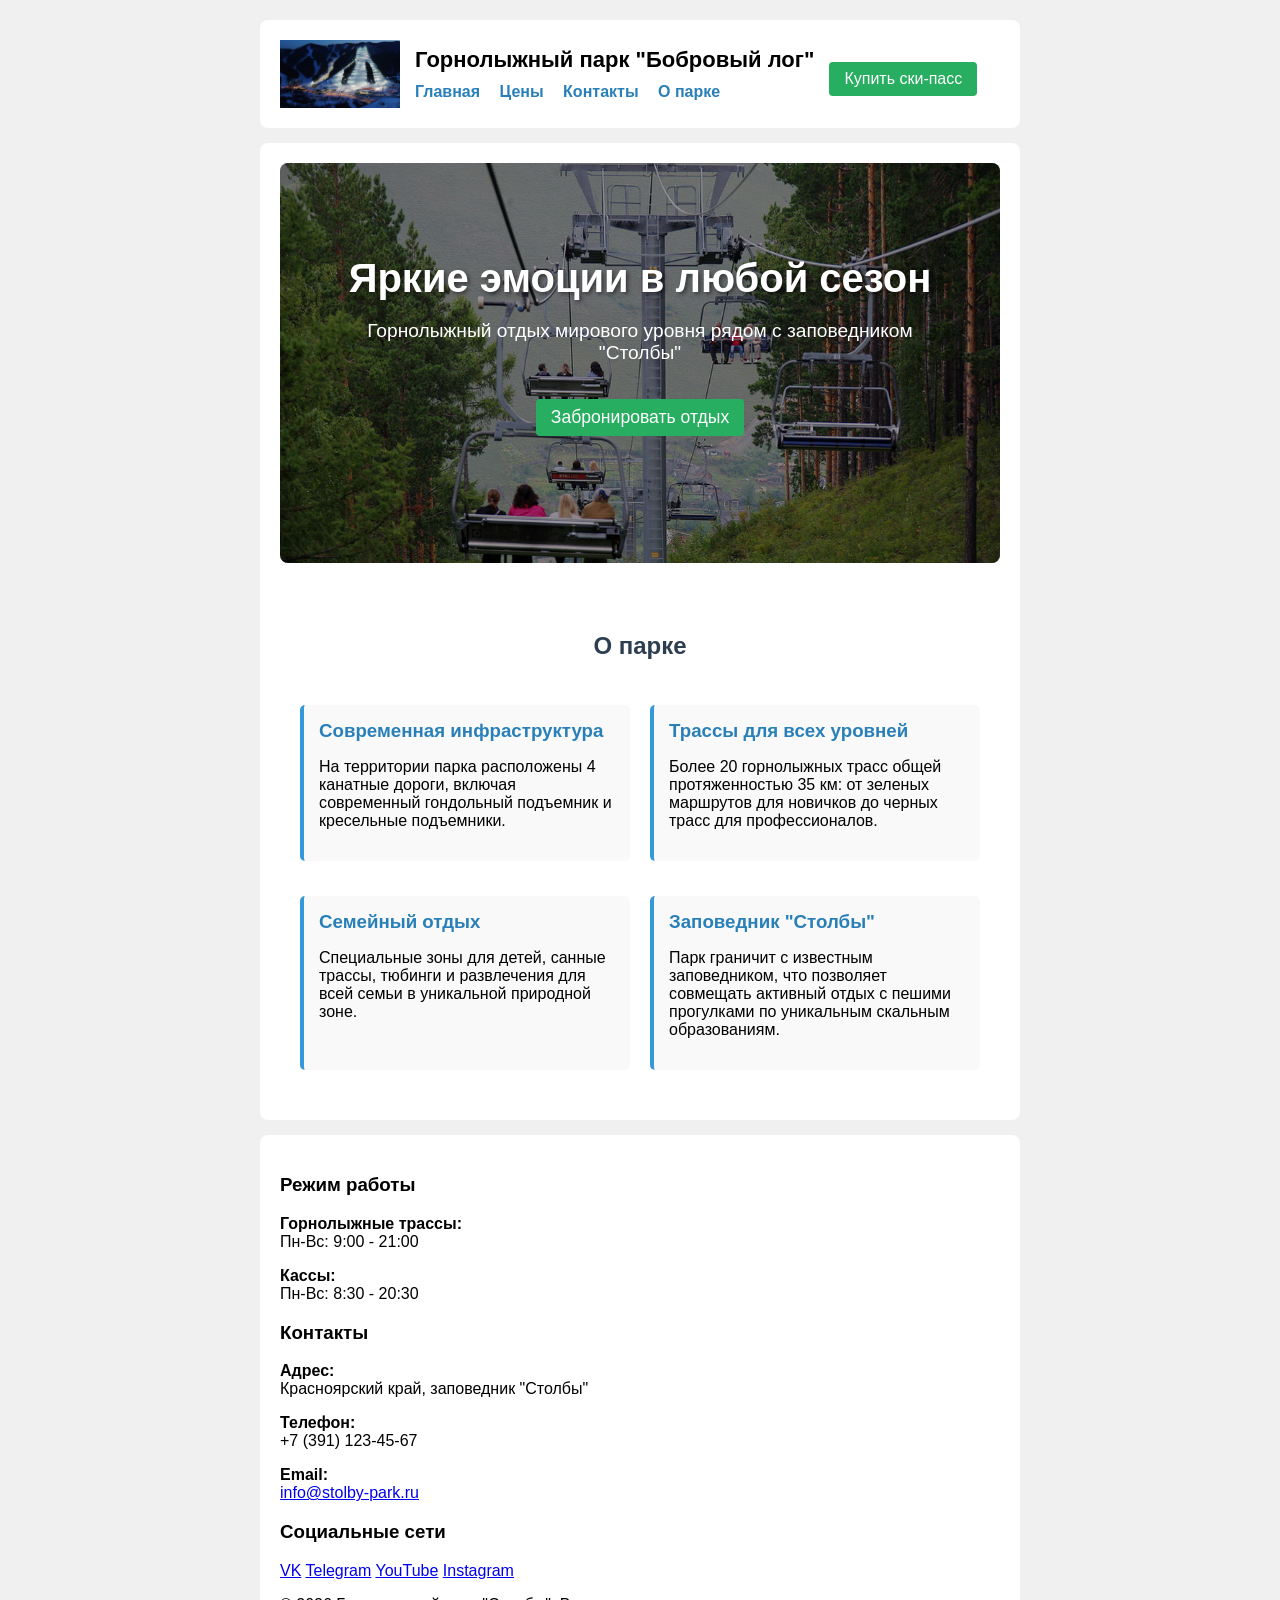
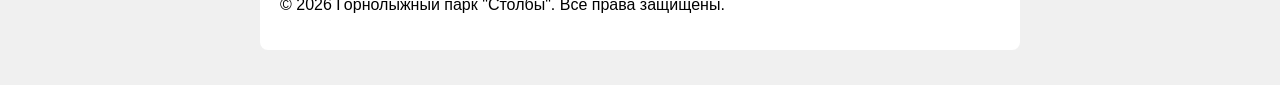
<file: index.html>
<!DOCTYPE html>
<html lang="ru">
<head>
    <meta charset="UTF-8">
    <meta name="viewport" content="width=device-width, initial-scale=1.0">
    <title>Структура HTML страницы</title>
    <link rel="stylesheet" href="style.css">
    <!-- Иконка сайта во вкладке браузера -->
    <link rel="icon" href="favicon.ico" type="image/x-icon">
</head>
<body>
    <!-- Шапка сайта -->
    <header>
        <!-- Ссылка -->
        <a href="index.html">
            <!-- Изображение -->
            <img src="img/1.png" alt="Логотип горнолыжного парка" width="150">
        </a>
        <div class="header-content">
            <h1>Горнолыжный парк "Бобровый лог"</h1>

            <!-- Навигационное меню -->
            <nav>
                <ul>
                    <li><a href="index.html">Главная</a></li>
                    <li><a href="services.html">Цены</a></li>
                    <li><a href="#contacts">Контакты</a></li>
                    <li><a href="#about">О парке</a></li>
                </ul>
            </nav>
        </div>
        <a href="#buy-pass" class="btn btn-primary">Купить ски-пасс</a>
    </header>

    <!-- Основной контент страницы -->
    <main>
        <!-- Hero-секция -->
        <section class="hero">
            <div class="hero-content">
                <h1>Яркие эмоции в любой сезон</h1>
                <p class="hero-slogan">Горнолыжный отдых мирового уровня рядом с заповедником "Столбы"</p>
                <a href="#buy-pass" class="btn btn-large">Забронировать отдых</a>
            </div>
        </section>

        <!-- Раздел "О парке" -->
        <section id="about" class="about-park">
            <h2>О парке</h2>
            <div class="about-grid">
                <article>
                    <h3>Современная инфраструктура</h3>
                    <p>На территории парка расположены 4 канатные дороги, включая современный гондольный подъемник и кресельные подъемники.</p>
                </article>
                <article>
                    <h3>Трассы для всех уровней</h3>
                    <p>Более 20 горнолыжных трасс общей протяженностью 35 км: от зеленых маршрутов для новичков до черных трасс для профессионалов.</p>
                </article>
                <article>
                    <h3>Семейный отдых</h3>
                    <p>Специальные зоны для детей, санные трассы, тюбинги и развлечения для всей семьи в уникальной природной зоне.</p>
                </article>
                <article>
                    <h3>Заповедник "Столбы"</h3>
                    <p>Парк граничит с известным заповедником, что позволяет совмещать активный отдых с пешими прогулками по уникальным скальным образованиям.</p>
                </article>
            </div>
        </section>
    </main>

    <!-- Подвал сайта -->
    <footer id="contacts">
        <div class="footer-content">
            <div class="footer-section">
                <h3>Режим работы</h3>
                <p><strong>Горнолыжные трассы:</strong><br>
                Пн-Вс: 9:00 - 21:00</p>
                <p><strong>Кассы:</strong><br>
                Пн-Вс: 8:30 - 20:30</p>
            </div>
            
            <div class="footer-section">
                <h3>Контакты</h3>
                <p><strong>Адрес:</strong><br>
                Красноярский край, заповедник "Столбы"</p>
                <p><strong>Телефон:</strong><br>
                +7 (391) 123-45-67</p>
                <p><strong>Email:</strong><br>
                <a href="mailto:info@stolby-park.ru">info@stolby-park.ru</a></p>
            </div>
            
            <div class="footer-section">
                <h3>Социальные сети</h3>
                <div class="social-links">
                    <a href="#" class="social-link">VK</a>
                    <a href="#" class="social-link">Telegram</a>
                    <a href="#" class="social-link">YouTube</a>
                    <a href="#" class="social-link">Instagram</a>
                </div>
            </div>
        </div>
        
        <div class="footer-bottom">
            <p>&copy; 2026 Горнолыжный парк "Столбы". Все права защищены.</p>
        </div>
    </footer>

</body>
</html>
</file>
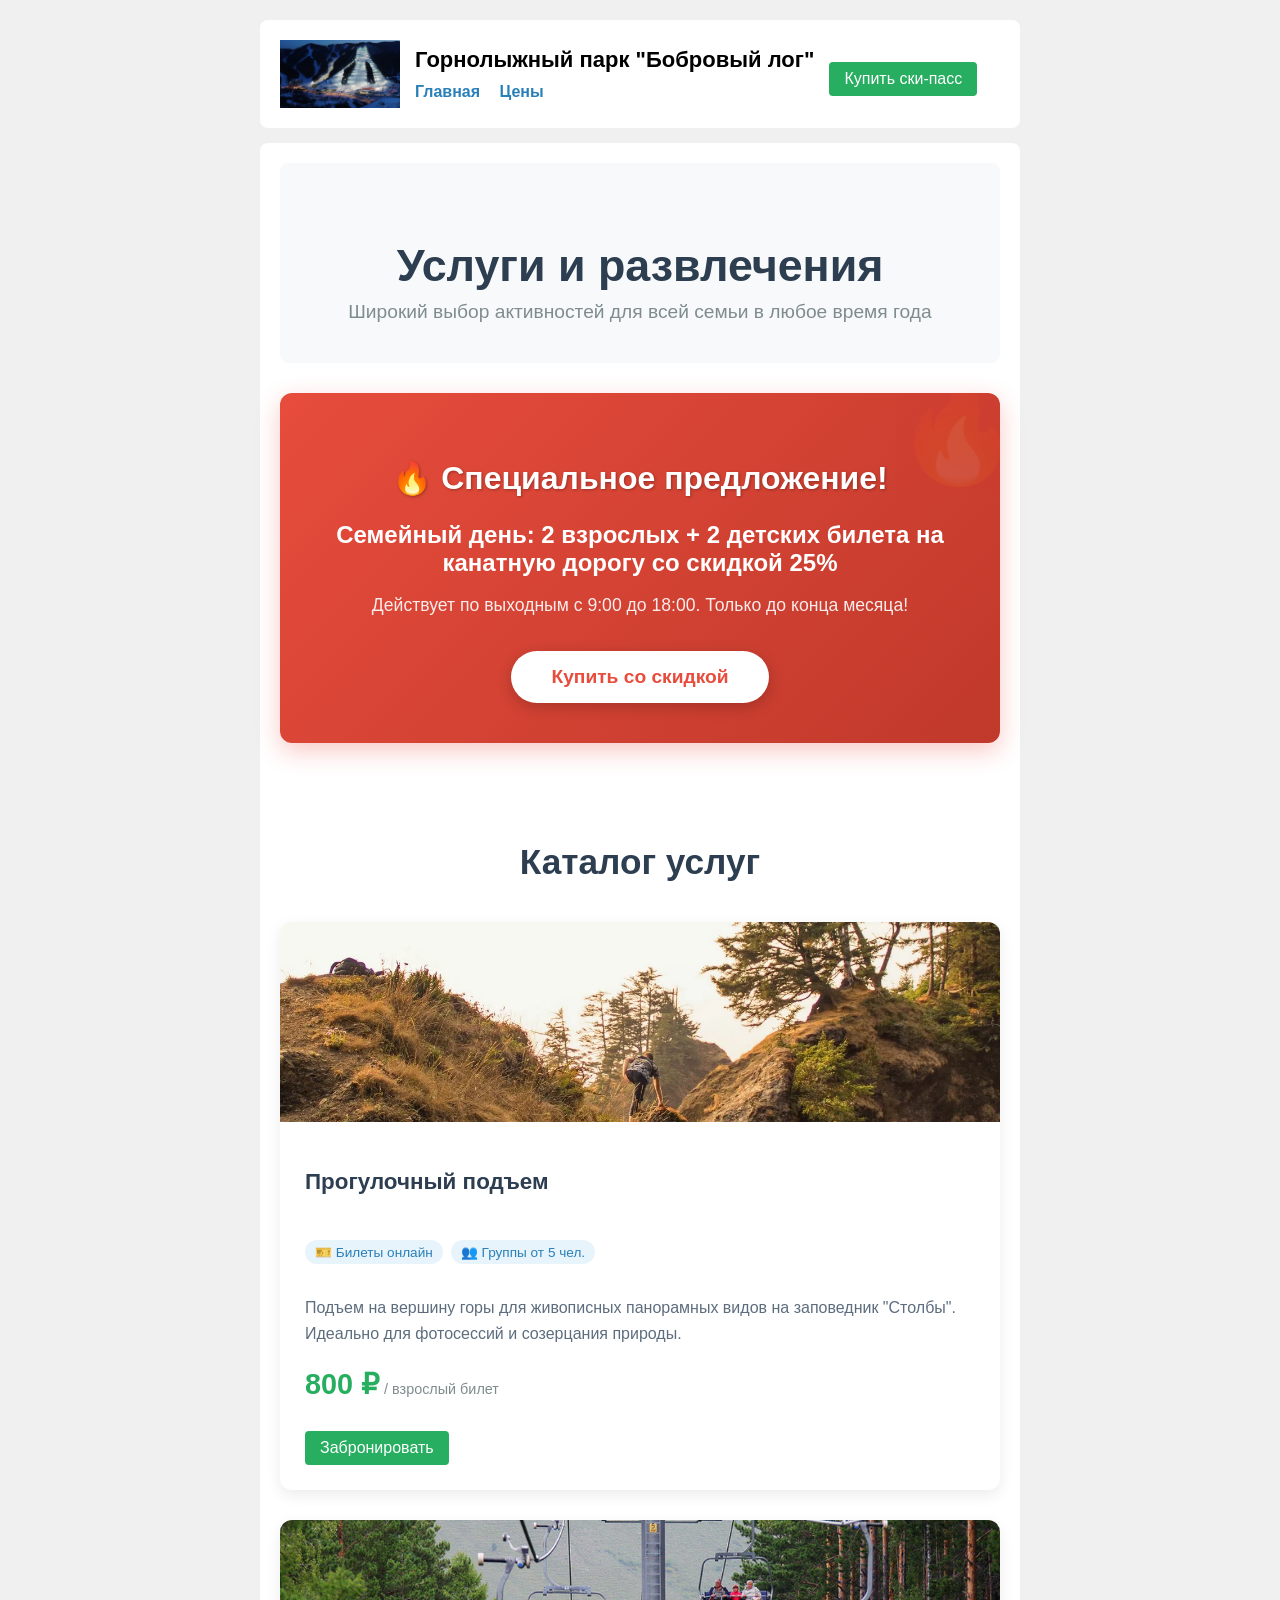
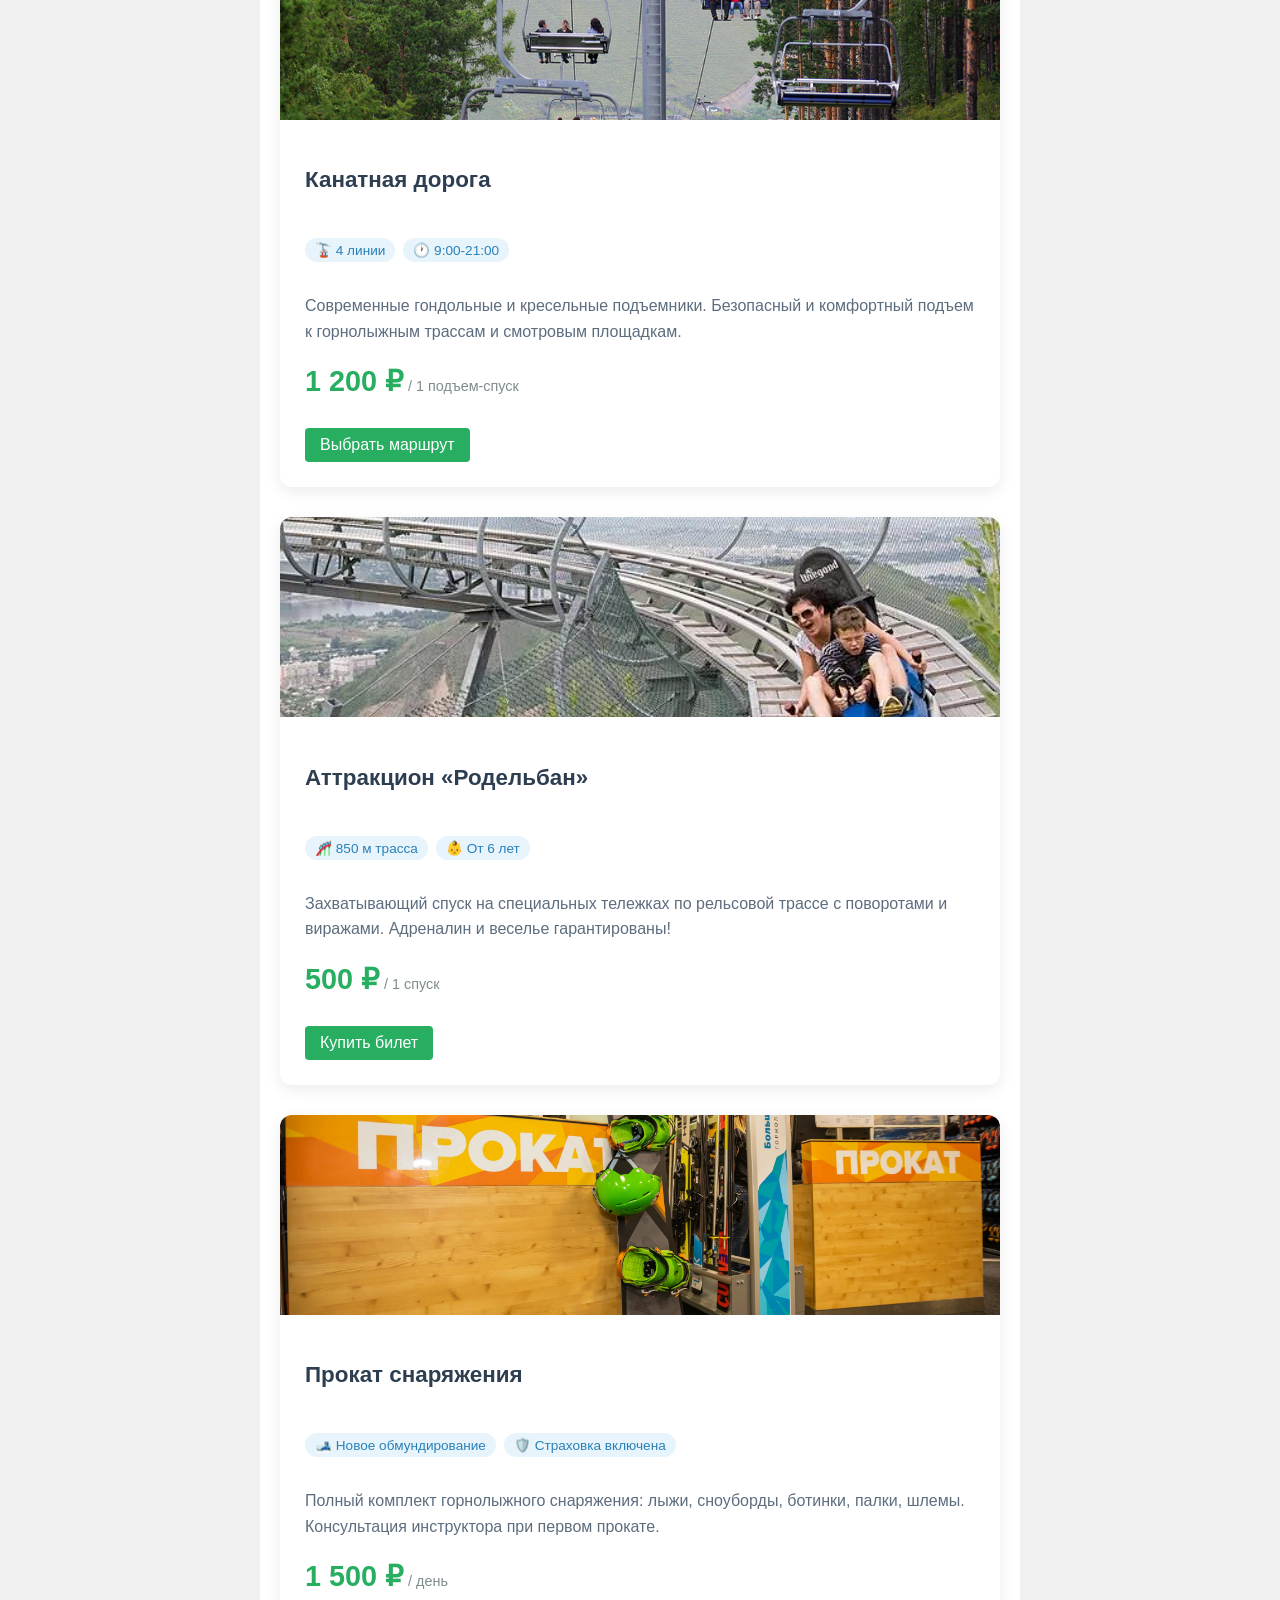
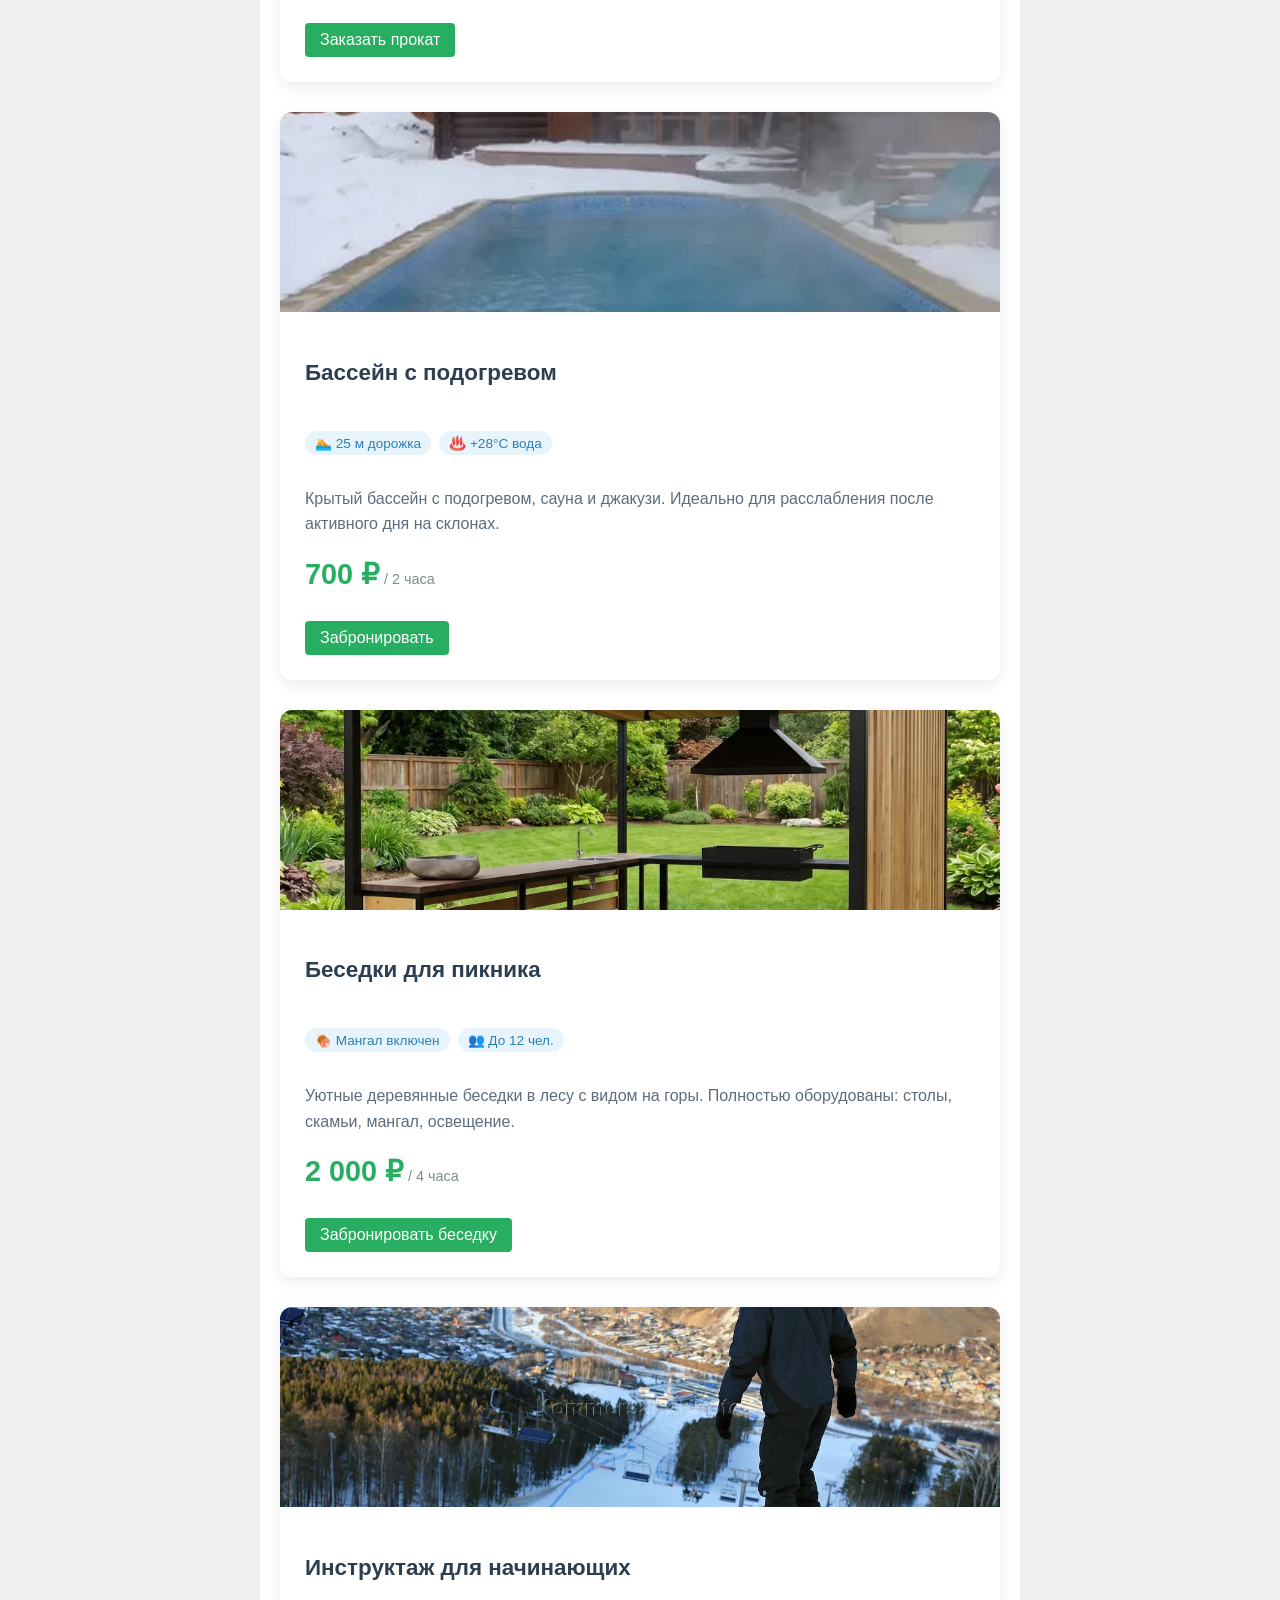
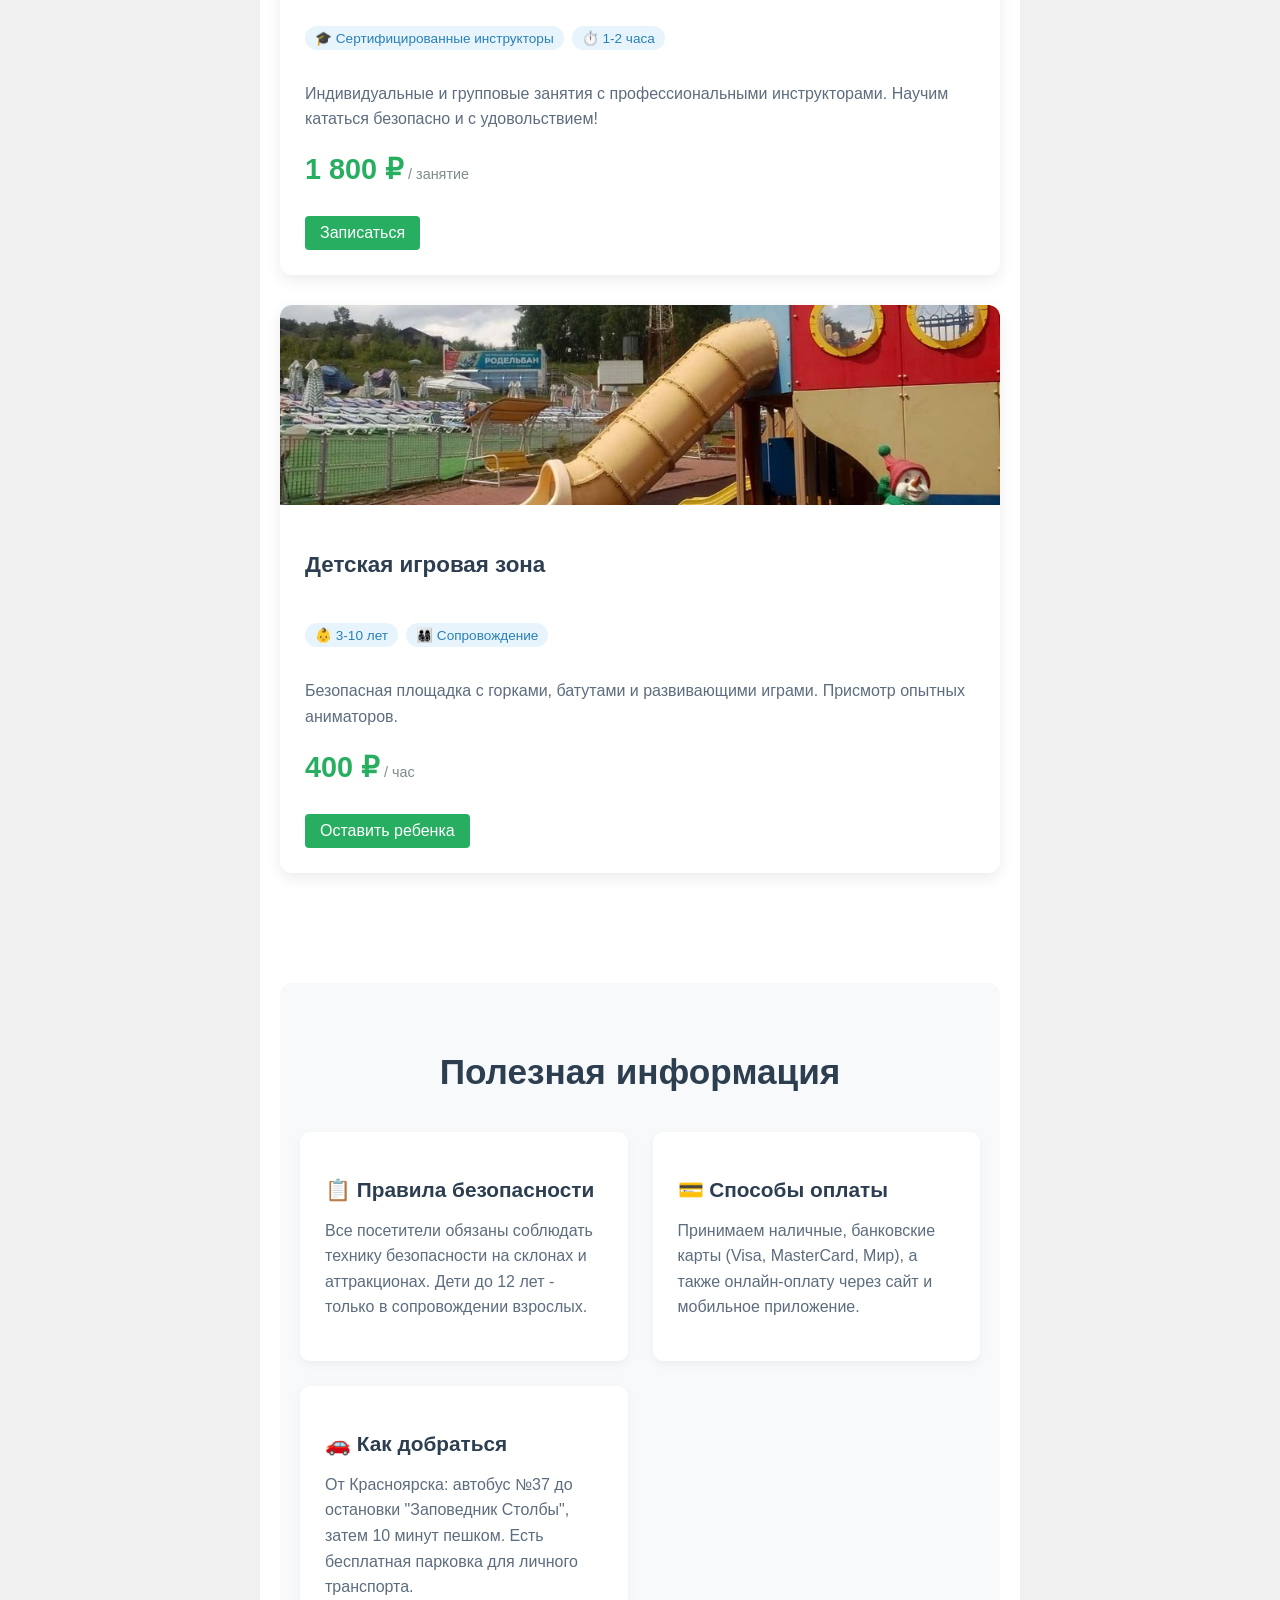
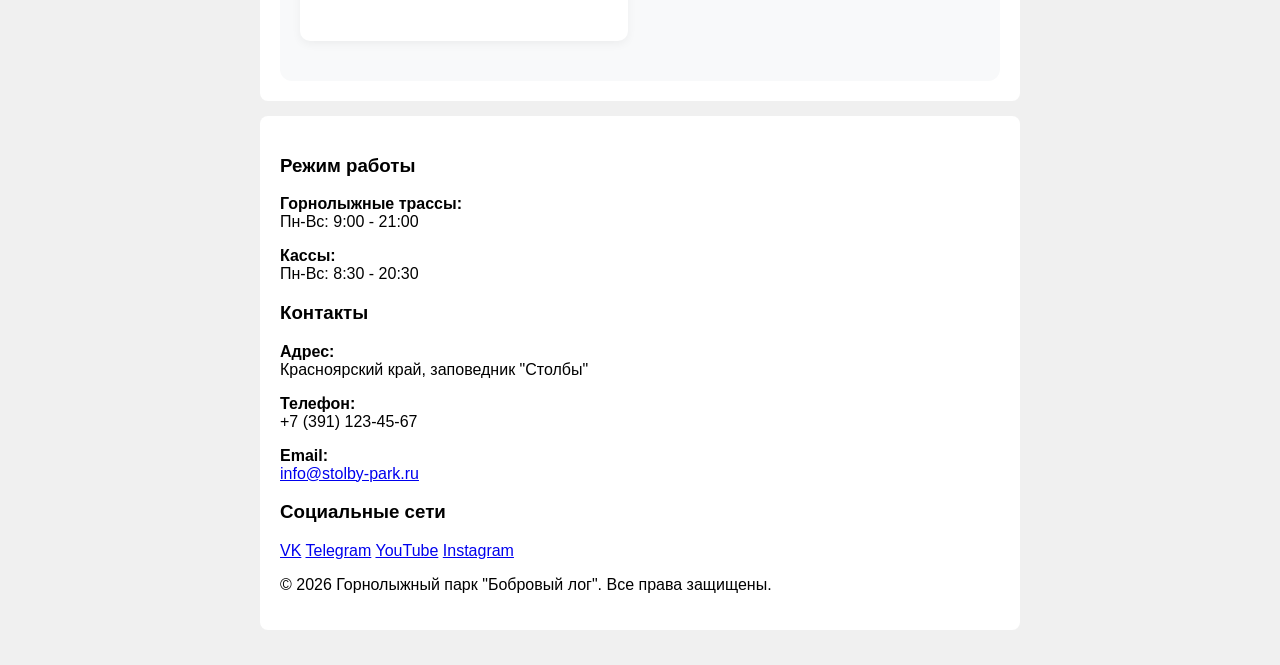
<file: services.html>
<!DOCTYPE html>
<html lang="ru">
<head>
    <meta charset="UTF-8">
    <meta name="viewport" content="width=device-width, initial-scale=1.0">
    <title>Услуги - Горнолыжный парк "Бобровый лог"</title>
    <link rel="stylesheet" href="style2.css">
    <!-- Иконка сайта во вкладке браузера -->
    <link rel="icon" href="favicon.ico" type="image/x-icon">
</head>
<body>
    <!-- Шапка сайта -->
    <header>
        <!-- Ссылка -->
        <a href="index.html">
            <!-- Изображение -->
            <img src="img/1.png" alt="Логотип горнолыжного парка" width="150">
        </a>
        <div class="header-content">
            <h1>Горнолыжный парк "Бобровый лог"</h1>

            <!-- Навигационное меню -->
            <nav>
                <ul>
                    <li><a href="index.html">Главная</a></li>
                    <li><a href="prices.html">Цены</a></li>
                </ul>
            </nav>
        </div>
        <a href="#buy-pass" class="btn btn-primary">Купить ски-пасс</a>
    </header>

    <!-- Основной контент страницы -->
    <main>
        <!-- Заголовок страницы -->
        <section class="page-header">
            <h1>Услуги и развлечения</h1>
            <p>Широкий выбор активностей для всей семьи в любое время года</p>
        </section>

        <!-- Спецпредложение баннер -->
        <section class="special-offer">
            <div class="offer-content">
                <h2>🔥 Специальное предложение!</h2>
                <h3>Семейный день: 2 взрослых + 2 детских билета на канатную дорогу со скидкой 25%</h3>
                <p>Действует по выходным с 9:00 до 18:00. Только до конца месяца!</p>
                <a href="#buy-tickets" class="btn btn-large">Купить со скидкой</a>
            </div>
        </section>

        <!-- Каталог услуг -->
        <section class="services-catalog">
            <h2>Каталог услуг</h2>
            <div class="services-grid">

                <!-- Карточка 1: Прогулочный подъем -->
                <div class="service-card">
                    <div class="service-image">
                        <img src="img/i.png" alt="Прогулочный подъем">
                    </div>
                    <div class="service-info">
                        <h3>Прогулочный подъем</h3>
                        <div class="service-conditions">
                            <span class="condition">🎫 Билеты онлайн</span>
                            <span class="condition">👥 Группы от 5 чел.</span>
                        </div>
                        <p class="service-description">Подъем на вершину горы для живописных панорамных видов на заповедник "Столбы". Идеально для фотосессий и созерцания природы.</p>
                        <div class="service-price">
                            <span class="price">800 ₽</span>
                            <span class="price-note">/ взрослый билет</span>
                        </div>
                        <a href="#" class="btn service-btn">Забронировать</a>
                    </div>
                </div>

                <!-- Карточка 2: Канатная дорога -->
                <div class="service-card">
                    <div class="service-image">
                        <img src="img/krasnoyarskstolby-TASS_1668659-pic4_zoom-1000x1000-66717.png" alt="Канатная дорога">
                    </div>
                    <div class="service-info">
                        <h3>Канатная дорога</h3>
                        <div class="service-conditions">
                            <span class="condition">🚡 4 линии</span>
                            <span class="condition">🕐 9:00-21:00</span>
                        </div>
                        <p class="service-description">Современные гондольные и кресельные подъемники. Безопасный и комфортный подъем к горнолыжным трассам и смотровым площадкам.</p>
                        <div class="service-price">
                            <span class="price">1 200 ₽</span>
                            <span class="price-note">/ 1 подъем-спуск</span>
                        </div>
                        <a href="#" class="btn service-btn">Выбрать маршрут</a>
                    </div>
                </div>

                <!-- Карточка 3: Родельбан -->
                <div class="service-card">
                    <div class="service-image">
                        <img src="img/i2.png" alt="Аттракцион Родельбан">
                    </div>
                    <div class="service-info">
                        <h3>Аттракцион «Родельбан»</h3>
                        <div class="service-conditions">
                            <span class="condition">🎢 850 м трасса</span>
                            <span class="condition">👶 От 6 лет</span>
                        </div>
                        <p class="service-description">Захватывающий спуск на специальных тележках по рельсовой трассе с поворотами и виражами. Адреналин и веселье гарантированы!</p>
                        <div class="service-price">
                            <span class="price">500 ₽</span>
                            <span class="price-note">/ 1 спуск</span>
                        </div>
                        <a href="#" class="btn service-btn">Купить билет</a>
                    </div>
                </div>

                <!-- Карточка 4: Прокат снаряжения -->
                <div class="service-card">
                    <div class="service-image">
                        <img src="img/i3.png" alt="Прокат снаряжения">
                    </div>
                    <div class="service-info">
                        <h3>Прокат снаряжения</h3>
                        <div class="service-conditions">
                            <span class="condition">🎿 Новое обмундирование</span>
                            <span class="condition">🛡️ Страховка включена</span>
                        </div>
                        <p class="service-description">Полный комплект горнолыжного снаряжения: лыжи, сноуборды, ботинки, палки, шлемы. Консультация инструктора при первом прокате.</p>
                        <div class="service-price">
                            <span class="price">1 500 ₽</span>
                            <span class="price-note">/ день</span>
                        </div>
                        <a href="#" class="btn service-btn">Заказать прокат</a>
                    </div>
                </div>

                <!-- Карточка 5: Бассейн -->
                <div class="service-card">
                    <div class="service-image">
                        <img src="img/i4.png" alt="Бассейн">
                    </div>
                    <div class="service-info">
                        <h3>Бассейн с подогревом</h3>
                        <div class="service-conditions">
                            <span class="condition">🏊 25 м дорожка</span>
                            <span class="condition">♨️ +28°C вода</span>
                        </div>
                        <p class="service-description">Крытый бассейн с подогревом, сауна и джакузи. Идеально для расслабления после активного дня на склонах.</p>
                        <div class="service-price">
                            <span class="price">700 ₽</span>
                            <span class="price-note">/ 2 часа</span>
                        </div>
                        <a href="#" class="btn service-btn">Забронировать</a>
                    </div>
                </div>

                <!-- Карточка 6: Беседки -->
                <div class="service-card">
                    <div class="service-image">
                        <img src="img/i5.png" alt="Беседки для отдыха">
                    </div>
                    <div class="service-info">
                        <h3>Беседки для пикника</h3>
                        <div class="service-conditions">
                            <span class="condition">🍖 Мангал включен</span>
                            <span class="condition">👥 До 12 чел.</span>
                        </div>
                        <p class="service-description">Уютные деревянные беседки в лесу с видом на горы. Полностью оборудованы: столы, скамьи, мангал, освещение.</p>
                        <div class="service-price">
                            <span class="price">2 000 ₽</span>
                            <span class="price-note">/ 4 часа</span>
                        </div>
                        <a href="#" class="btn service-btn">Забронировать беседку</a>
                    </div>
                </div>

                <!-- Карточка 7: Инструктаж -->
                <div class="service-card">
                    <div class="service-image">
                        <img src="img/i6.png" alt="Инструктаж для начинающих">
                    </div>
                    <div class="service-info">
                        <h3>Инструктаж для начинающих</h3>
                        <div class="service-conditions">
                            <span class="condition">🎓 Сертифицированные инструкторы</span>
                            <span class="condition">⏱️ 1-2 часа</span>
                        </div>
                        <p class="service-description">Индивидуальные и групповые занятия с профессиональными инструкторами. Научим кататься безопасно и с удовольствием!</p>
                        <div class="service-price">
                            <span class="price">1 800 ₽</span>
                            <span class="price-note">/ занятие</span>
                        </div>
                        <a href="#" class="btn service-btn">Записаться</a>
                    </div>
                </div>

                <!-- Карточка 8: Детская зона -->
                <div class="service-card">
                    <div class="service-image">
                        <img src="img/i7.png" alt="Детская игровая зона">
                    </div>
                    <div class="service-info">
                        <h3>Детская игровая зона</h3>
                        <div class="service-conditions">
                            <span class="condition">👶 3-10 лет</span>
                            <span class="condition">👨‍👩‍👧‍👦 Сопровождение</span>
                        </div>
                        <p class="service-description">Безопасная площадка с горками, батутами и развивающими играми. Присмотр опытных аниматоров.</p>
                        <div class="service-price">
                            <span class="price">400 ₽</span>
                            <span class="price-note">/ час</span>
                        </div>
                        <a href="#" class="btn service-btn">Оставить ребенка</a>
                    </div>
                </div>




            </div>
        </section>

        <!-- Информационный блок -->
        <section class="info-section">
            <h2>Полезная информация</h2>
            <div class="info-grid">
                <div class="info-card">
                    <h3>📋 Правила безопасности</h3>
                    <p>Все посетители обязаны соблюдать технику безопасности на склонах и аттракционах. Дети до 12 лет - только в сопровождении взрослых.</p>
                </div>
                <div class="info-card">
                    <h3>💳 Способы оплаты</h3>
                    <p>Принимаем наличные, банковские карты (Visa, MasterCard, Мир), а также онлайн-оплату через сайт и мобильное приложение.</p>
                </div>
                <div class="info-card">
                    <h3>🚗 Как добраться</h3>
                    <p>От Красноярска: автобус №37 до остановки "Заповедник Столбы", затем 10 минут пешком. Есть бесплатная парковка для личного транспорта.</p>
                </div>
            </div>
        </section>
    </main>

    <!-- Подвал сайта -->
    <footer id="contacts">
        <div class="footer-content">
            <div class="footer-section">
                <h3>Режим работы</h3>
                <p><strong>Горнолыжные трассы:</strong><br>
                Пн-Вс: 9:00 - 21:00</p>
                <p><strong>Кассы:</strong><br>
                Пн-Вс: 8:30 - 20:30</p>
            </div>
            
            <div class="footer-section">
                <h3>Контакты</h3>
                <p><strong>Адрес:</strong><br>
                Красноярский край, заповедник "Столбы"</p>
                <p><strong>Телефон:</strong><br>
                +7 (391) 123-45-67</p>
                <p><strong>Email:</strong><br>
                <a href="mailto:info@stolby-park.ru">info@stolby-park.ru</a></p>
            </div>
            
            <div class="footer-section">
                <h3>Социальные сети</h3>
                <div class="social-links">
                    <a href="#" class="social-link">VK</a>
                    <a href="#" class="social-link">Telegram</a>
                    <a href="#" class="social-link">YouTube</a>
                    <a href="#" class="social-link">Instagram</a>
                </div>
            </div>
        </div>
        
        <div class="footer-bottom">
            <p>&copy; 2026 Горнолыжный парк "Бобровый лог". Все права защищены.</p>
        </div>
    </footer>

</body>
</html>
</file>
<file: style.css>
/* ==========================================
   1. ГЛОБАЛЬНЫЕ НАСТРОЙКИ
   ========================================== */
* {
    box-sizing: border-box; /* Внутренние отступы и рамки не раздувают размер блоков */
}

/* ==========================================
   2. НАСТРОЙКА ВСЕЙ СТРАНИЦЫ
   ========================================== */
body {
    font-family: sans-serif;   /* Простой шрифт без засечек */
    background-color: #f0f0f0; /* Серый цвет фона всей страницы */
    max-width: 800px;          /* Максимальная ширина сайта */
    margin: 0 auto;            /* Центрируем сайт ровно посередине экрана */
    padding: 20px;             /* Отступ от краев экрана */
}

/* ==========================================
   3. ОСНОВНЫЕ БЕЛЫЕ БЛОКИ (Шапка, Контент, Подвал)
   ========================================== */
header, main, footer {
    background-color: white; /* Белый фон блоков */
    padding: 20px;          /* Внутренний отступ от текста до края блока */
    margin-bottom: 15px;    /* Внешний отступ снизу до следующего блока */
    border-radius: 8px;     /* Скругление углов блока */
}

/* ==========================================
   4. ШАПКА: Картинка СЛЕВА от текста
   ========================================== */
header {
    display: flex;         /* Включаем гибкий режим: элементы встают в один ряд */
    align-items: center;   /* Выравниваем картинку и заголовок по центру по высоте */
    gap: 15px;             /* Отступ (пробел) между картинкой и текстом */
    flex-wrap: wrap;       /* Разрешаем перенос элементов на маленьких экранах */
}

/* Картинка-логотип в шапке */
header img {
    display: block;        /* Убираем лишние нижние отступы у картинки */
    width: 120px;          /* Ширина картинки */
    height: auto;          /* Высота подстраивается автоматически без искажений */
}

/* Заголовок рядом с картинкой */
header h1 {
    margin: 0;             /* Убираем стандартные отступы вокруг заголовка */
    font-size: 22px;        /* Размер шрифта заголовка */
}

/* Меню под картинкой и заголовком */
header nav {
    width: 100%;           /* Занимает всю ширину, чтобы опуститься под логотип */
    margin-top: 10px;      /* Отступ сверху от логотипа до меню */
}

/* ==========================================
   5. МЕНЮ НАВИГАЦИИ
   ========================================== */
nav ul {
    list-style: none;      /* Убираем стандартные точки (маркеры) у списка */
    padding: 0;            /* Убираем внутренний отступ списка */
    margin: 0;             /* Убираем внешний отступ */
}

nav li {
    display: inline-block; /* Выстраиваем пункты меню в одну строчку */
    margin-right: 15px;    /* Отступ справа между ссылками */
}

nav a {
    text-decoration: none; /* Убираем подчеркивание у ссылок */
    color: #2980b9;        /* Синий цвет ссылок */
    font-weight: bold;     /* Делаем шрифт ссылок жирным */
}

/* ==========================================
   6. КАРТОЧКИ СТАТЕЙ (Article)
   ========================================== */
article {
    border: 1px solid #ddd; /* Тонкая серая рамка вокруг карточки */
    padding: 15px;          /* Внутренний отступ от текста до рамки */
    margin-top: 15px;       /* Внешний отступ сверху между карточками */
    border-radius: 5px;     /* Скругление углов карточки */
}

article h3 {
    margin-top: 0;         /* Убираем отступ сверху у заголовка статьи */
    margin-bottom: 10px;   /* Отступ снизу от заголовка до текста */
}

/* ==========================================
   7. КНОПКИ
   ========================================== */

/* Превращаем ссылку с классом btn в кнопку */
a.btn {
    display: inline-block; /* Позволяет задавать размеры и отступы ссылки */
    background-color: #27ae60; /* Зеленый цвет кнопки */
    color: white;              /* Белый цвет текста */
    text-decoration: none;     /* Убираем стандартное подчеркивание ссылки */
    padding: 8px 15px;         /* Внутренние отступы */
    margin-top: 10px;          /* Отступ сверху от текста */
    border-radius: 4px;        /* Скругление углов */
}

/* Эффект при наведении мышкой */
a.btn:hover {
    background-color: #219150;  /* Цвет становится чуть темнее */
}
/* ==========================================
   8. HERO СЕКЦИЯ С ФОНОМ
   ========================================== */
.hero {
    position: relative;
    background-image: url('img/krasnoyarskstolby-TASS_1668659-pic4_zoom-1000x1000-66717.png');
    background-size: cover;
    background-position: center;
    background-repeat: no-repeat;
    min-height: 400px;
    border-radius: 8px;
    overflow: hidden;
    margin-bottom: 20px;
}

.hero::before {
    content: '';
    position: absolute;
    top: 0;
    left: 0;
    right: 0;
    bottom: 0;
    background-color: rgba(0, 0, 0, 0.4); /* Темный оверлей для лучшей читаемости текста */
    z-index: 1;
}

.hero-content {
    position: relative;
    z-index: 2;
    padding: 60px 20px;
    text-align: center;
    color: white;
}

.hero h1 {
    font-size: 2.5rem;
    margin-bottom: 15px;
    text-shadow: 2px 2px 4px rgba(0, 0, 0, 0.5);
}

.hero-slogan {
    font-size: 1.2rem;
    margin-bottom: 25px;
    max-width: 600px;
    margin-left: auto;
    margin-right: auto;
}

.btn-large {
    padding: 12px 30px;
    font-size: 1.1rem;
    background-color: #e74c3c;
}

.btn-large:hover {
    background-color: #c0392b;
}

/* ==========================================
   9. ABOUT ПАРК
   ========================================== */
.about-park {
    padding: 30px 20px;
}

.about-park h2 {
    text-align: center;
    margin-bottom: 30px;
    color: #2c3e50;
}

.about-grid {
    display: grid;
    grid-template-columns: repeat(auto-fit, minmax(250px, 1fr));
    gap: 20px;
}

.about-grid article {
    background-color: #f9f9f9;
    border: none;
    border-left: 4px solid #3498db;
}

.about-grid article h3 {
    color: #2980b9;
}
</file>
<file: style2.css>
/* ==========================================
   1. ГЛОБАЛЬНЫЕ НАСТРОЙКИ
   ========================================== */
* {
    box-sizing: border-box; /* Внутренние отступы и рамки не раздувают размер блоков */
}

/* ==========================================
   2. НАСТРОЙКА ВСЕЙ СТРАНИЦЫ
   ========================================== */
body {
    font-family: sans-serif;   /* Простой шрифт без засечек */
    background-color: #f0f0f0; /* Серый цвет фона всей страницы */
    max-width: 800px;          /* Максимальная ширина сайта */
    margin: 0 auto;            /* Центрируем сайт ровно посередине экрана */
    padding: 20px;             /* Отступ от краев экрана */
}

/* ==========================================
   3. ОСНОВНЫЕ БЕЛЫЕ БЛОКИ (Шапка, Контент, Подвал)
   ========================================== */
header, main, footer {
    background-color: white; /* Белый фон блоков */
    padding: 20px;          /* Внутренний отступ от текста до края блока */
    margin-bottom: 15px;    /* Внешний отступ снизу до следующего блока */
    border-radius: 8px;     /* Скругление углов блока */
}

/* ==========================================
   4. ШАПКА: Картинка СЛЕВА от текста
   ========================================== */
header {
    display: flex;         /* Включаем гибкий режим: элементы встают в один ряд */
    align-items: center;   /* Выравниваем картинку и заголовок по центру по высоте */
    gap: 15px;             /* Отступ (пробел) между картинкой и текстом */
    flex-wrap: wrap;       /* Разрешаем перенос элементов на маленьких экранах */
}

/* Картинка-логотип в шапке */
header img {
    display: block;        /* Убираем лишние нижние отступы у картинки */
    width: 120px;          /* Ширина картинки */
    height: auto;          /* Высота подстраивается автоматически без искажений */
}

/* Заголовок рядом с картинкой */
header h1 {
    margin: 0;             /* Убираем стандартные отступы вокруг заголовка */
    font-size: 22px;        /* Размер шрифта заголовка */
}

/* Меню под картинкой и заголовком */
header nav {
    width: 100%;           /* Занимает всю ширину, чтобы опуститься под логотип */
    margin-top: 10px;      /* Отступ сверху от логотипа до меню */
}

/* ==========================================
   5. МЕНЮ НАВИГАЦИИ
   ========================================== */
nav ul {
    list-style: none;      /* Убираем стандартные точки (маркеры) у списка */
    padding: 0;            /* Убираем внутренний отступ списка */
    margin: 0;             /* Убираем внешний отступ */
}

nav li {
    display: inline-block; /* Выстраиваем пункты меню в одну строчку */
    margin-right: 15px;    /* Отступ справа между ссылками */
}

nav a {
    text-decoration: none; /* Убираем подчеркивание у ссылок */
    color: #2980b9;        /* Синий цвет ссылок */
    font-weight: bold;     /* Делаем шрифт ссылок жирным */
}

/* ==========================================
   6. КАРТОЧКИ СТАТЕЙ (Article)
   ========================================== */
article {
    border: 1px solid #ddd; /* Тонкая серая рамка вокруг карточки */
    padding: 15px;          /* Внутренний отступ от текста до рамки */
    margin-top: 15px;       /* Внешний отступ сверху между карточками */
    border-radius: 5px;     /* Скругление углов карточки */
}

article h3 {
    margin-top: 0;         /* Убираем отступ сверху у заголовка статьи */
    margin-bottom: 10px;   /* Отступ снизу от заголовка до текста */
}

/* ==========================================
   7. КНОПКИ
   ========================================== */

/* Превращаем ссылку с классом btn в кнопку */
a.btn {
    display: inline-block; /* Позволяет задавать размеры и отступы ссылки */
    background-color: #27ae60; /* Зеленый цвет кнопки */
    color: white;              /* Белый цвет текста */
    text-decoration: none;     /* Убираем стандартное подчеркивание ссылки */
    padding: 8px 15px;         /* Внутренние отступы */
    margin-top: 10px;          /* Отступ сверху от текста */
    border-radius: 4px;        /* Скругление углов */
}

/* Эффект при наведении мышкой */
a.btn:hover {
    background-color: #219150;  /* Цвет становится чуть темнее */
}
/* ==========================================
   8. HERO СЕКЦИЯ С ФОНОМ
   ========================================== */
.hero {
    position: relative;
    background-image: url('img/krasnoyarskstolby-TASS_1668659-pic4_zoom-1000x1000-66717.png');
    background-size: cover;
    background-position: center;
    background-repeat: no-repeat;
    min-height: 400px;
    border-radius: 8px;
    overflow: hidden;
    margin-bottom: 20px;
}

.hero::before {
    content: '';
    position: absolute;
    top: 0;
    left: 0;
    right: 0;
    bottom: 0;
    background-color: rgba(0, 0, 0, 0.4); /* Темный оверлей для лучшей читаемости текста */
    z-index: 1;
}

.hero-content {
    position: relative;
    z-index: 2;
    padding: 60px 20px;
    text-align: center;
    color: white;
}

.hero h1 {
    font-size: 2.5rem;
    margin-bottom: 15px;
    text-shadow: 2px 2px 4px rgba(0, 0, 0, 0.5);
}

.hero-slogan {
    font-size: 1.2rem;
    margin-bottom: 25px;
    max-width: 600px;
    margin-left: auto;
    margin-right: auto;
}

.btn-large {
    padding: 12px 30px;
    font-size: 1.1rem;
    background-color: #e74c3c;
}

.btn-large:hover {
    background-color: #c0392b;
}

/* ==========================================
   9. ABOUT ПАРК
   ========================================== */
.about-park {
    padding: 30px 20px;
}

.about-park h2 {
    text-align: center;
    margin-bottom: 30px;
    color: #2c3e50;
}

.about-grid {
    display: grid;
    grid-template-columns: repeat(auto-fit, minmax(250px, 1fr));
    gap: 20px;
}

.about-grid article {
    background-color: #f9f9f9;
    border: none;
    border-left: 4px solid #3498db;
}

.about-grid article h3 {
    color: #2980b9;
}
/* ==========================================
   10. ЗАГОЛОВОК СТРАНИЦЫ
   ========================================== */
.page-header {
    text-align: center;
    padding: 40px 20px;
    background-color: #f8f9fa;
    border-radius: 8px;
    margin-bottom: 30px;
}

.page-header h1 {
    font-size: 2.8rem;
    color: #2c3e50;
    margin-bottom: 10px;
}

.page-header p {
    font-size: 1.2rem;
    color: #7f8c8d;
    max-width: 600px;
    margin: 0 auto;
}

/* ==========================================
   11. СПЕЦПРЕДЛОЖЕНИЕ БАННЕР
   ========================================== */
.special-offer {
    background: linear-gradient(135deg, #e74c3c, #c0392b);
    color: white;
    padding: 40px 20px;
    border-radius: 12px;
    margin-bottom: 40px;
    text-align: center;
    box-shadow: 0 8px 25px rgba(231, 76, 60, 0.3);
    position: relative;
    overflow: hidden;
}

.special-offer::before {
    content: "🔥";
    position: absolute;
    font-size: 100px;
    opacity: 0.1;
    top: -20px;
    right: -20px;
}

.offer-content h2 {
    font-size: 2rem;
    margin-bottom: 10px;
    text-shadow: 1px 1px 3px rgba(0, 0, 0, 0.3);
}

.offer-content h3 {
    font-size: 1.5rem;
    margin-bottom: 15px;
    font-weight: 600;
}

.offer-content p {
    font-size: 1.1rem;
    margin-bottom: 25px;
    opacity: 0.9;
}

.special-offer .btn-large {
    background-color: white;
    color: #e74c3c;
    font-weight: bold;
    padding: 15px 40px;
    font-size: 1.2rem;
    border-radius: 50px;
    box-shadow: 0 4px 15px rgba(0, 0, 0, 0.2);
}

.special-offer .btn-large:hover {
    background-color: #f8f9fa;
    color: #c0392b;
    transform: translateY(-2px);
    transition: all 0.3s ease;
}

/* ==========================================
   12. КАТАЛОГ УСЛУГ
   ========================================== */
.services-catalog {
    padding: 30px 0;
}

.services-catalog h2 {
    text-align: center;
    font-size: 2.2rem;
    color: #2c3e50;
    margin-bottom: 40px;
}

.services-grid {
    display: grid;
    grid-template-columns: repeat(auto-fill, minmax(350px, 1fr));
    gap: 30px;
    margin-bottom: 50px;
}

/* Карточка услуги */
.service-card {
    background: white;
    border-radius: 12px;
    overflow: hidden;
    box-shadow: 0 5px 15px rgba(0, 0, 0, 0.08);
    transition: transform 0.3s ease, box-shadow 0.3s ease;
    display: flex;
    flex-direction: column;
    height: 100%;
}

.service-card:hover {
    transform: translateY(-10px);
    box-shadow: 0 15px 30px rgba(0, 0, 0, 0.15);
}

.service-image {
    height: 200px;
    overflow: hidden;
}

.service-image img {
    width: 100%;
    height: 100%;
    object-fit: cover;
    transition: transform 0.5s ease;
}

.service-card:hover .service-image img {
    transform: scale(1.05);
}

.service-info {
    padding: 25px;
    flex-grow: 1;
    display: flex;
    flex-direction: column;
}

.service-info h3 {
    font-size: 1.4rem;
    color: #2c3e50;
    margin-bottom: 15px;
    min-height: 3.5rem;
}

.service-conditions {
    display: flex;
    flex-wrap: wrap;
    gap: 8px;
    margin-bottom: 15px;
}

.condition {
    background-color: #e8f4fc;
    color: #2980b9;
    padding: 4px 10px;
    border-radius: 20px;
    font-size: 0.85rem;
    font-weight: 500;
}

.service-description {
    color: #5d6d7e;
    line-height: 1.6;
    margin-bottom: 20px;
    flex-grow: 1;
}

.service-price {
    display: flex;
    align-items: baseline;
    gap: 5px;
    margin-bottom: 20px;
}

.price {
    font-size: 1.8rem;
    font-weight: bold;
    color: #27ae60;
}

.price-note {
    color: #7f8c8d;
    font-size: 0.9rem;
}

.service-btn {
    background-color: #3498db;
    align-self: flex-start;
    margin-top: auto;
}

.service-btn:hover {
    background-color: #2980b9;
}

/* ==========================================
   13. ИНФОРМАЦИОННЫЙ БЛОК
   ========================================== */
.info-section {
    padding: 40px 20px;
    background-color: #f8f9fa;
    border-radius: 12px;
    margin-top: 30px;
}

.info-section h2 {
    text-align: center;
    font-size: 2.2rem;
    color: #2c3e50;
    margin-bottom: 40px;
}

.info-grid {
    display: grid;
    grid-template-columns: repeat(auto-fit, minmax(250px, 1fr));
    gap: 25px;
}

.info-card {
    background: white;
    padding: 25px;
    border-radius: 10px;
    box-shadow: 0 3px 10px rgba(0, 0, 0, 0.05);
    transition: transform 0.3s ease;
}

.info-card:hover {
    transform: translateY(-5px);
}

.info-card h3 {
    color: #2c3e50;
    margin-bottom: 15px;
    font-size: 1.3rem;
    display: flex;
    align-items: center;
    gap: 10px;
}

.info-card p {
    color: #5d6d7e;
    line-height: 1.6;
}

/* ==========================================
   14. АДАПТИВНОСТЬ
   ========================================== */
@media (max-width: 768px) {
    .page-header h1 {
        font-size: 2.2rem;
    }
    
    .page-header p {
        font-size: 1.1rem;
    }
    
    .offer-content h2 {
        font-size: 1.6rem;
    }
    
    .offer-content h3 {
        font-size: 1.3rem;
    }
    
    .services-grid {
        grid-template-columns: 1fr;
        gap: 25px;
    }
    
    .service-info h3 {
        font-size: 1.3rem;
        min-height: auto;
    }
    
    .price {
        font-size: 1.6rem;
    }
    
    .info-grid {
        grid-template-columns: 1fr;
    }
}

@media (max-width: 480px) {
    .page-header {
        padding: 30px 15px;
    }
    
    .page-header h1 {
        font-size: 1.8rem;
    }
    
    .special-offer {
        padding: 30px 15px;
    }
    
    .offer-content h2 {
        font-size: 1.4rem;
    }
    
    .offer-content h3 {
        font-size: 1.2rem;
    }
    
    .services-catalog h2 {
        font-size: 1.8rem;
    }
    
    .service-info {
        padding: 20px;
    }
}
</file>
